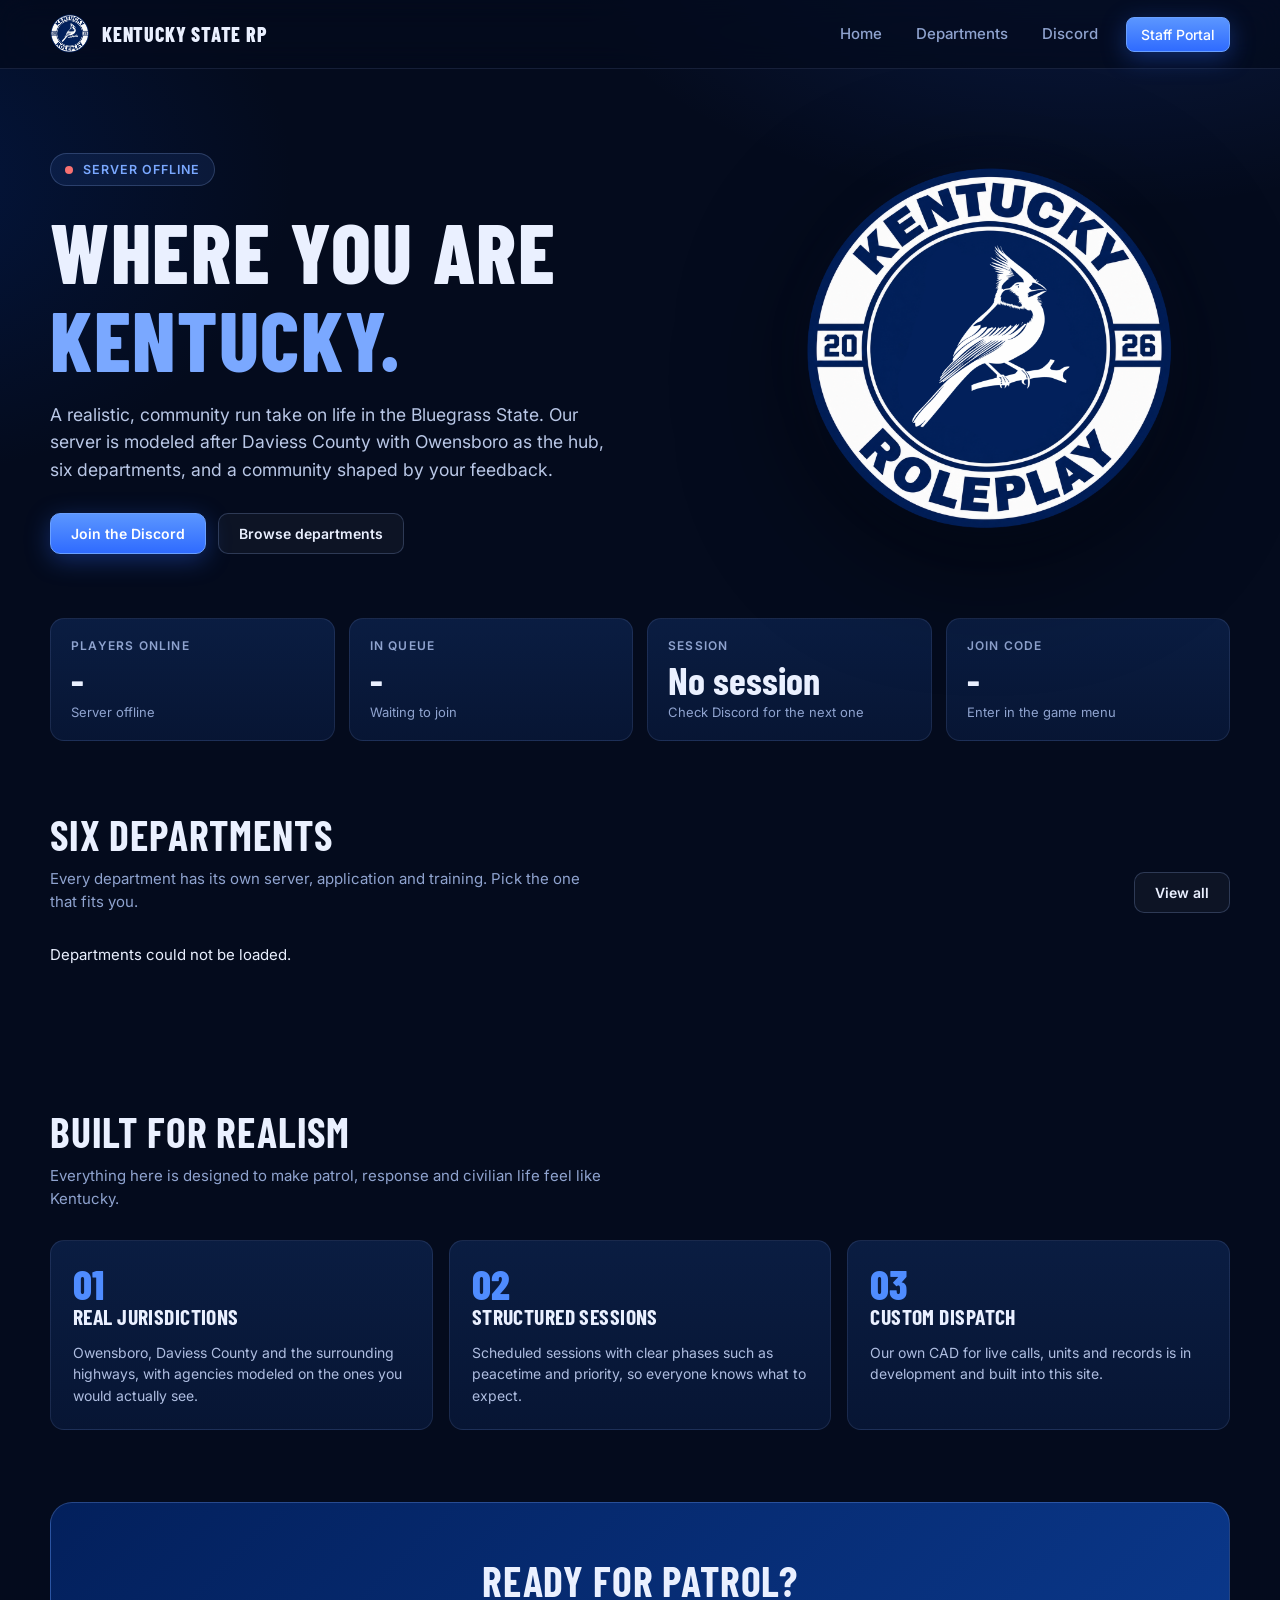
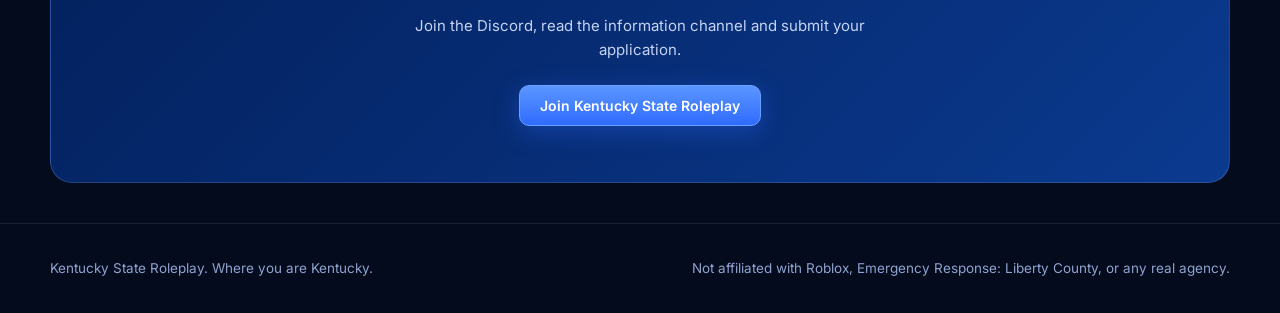
<file: index.html>
<!doctype html><html lang="en"><head><meta charset="utf-8"><meta name="viewport" content="width=device-width, initial-scale=1"><link rel="icon" href="/logo.png"><link rel="preconnect" href="https://fonts.googleapis.com"><link rel="preconnect" href="https://fonts.gstatic.com" crossorigin><link href="https://fonts.googleapis.com/css2?family=Barlow+Condensed:wght@600;700;800&family=Inter:wght@400;500;600;700&family=JetBrains+Mono:wght@500&display=swap" rel="stylesheet"><link rel="stylesheet" href="/site.css"><title>Kentucky State Roleplay</title><meta name="description" content="Kentucky State Roleplay is a realistic Emergency Response: Liberty County community modeled after Daviess County, Kentucky."></head><body>
<header class="site-header"><div class="wrap nav"><a class="brand" href="/"><img src="/logo.png" alt=""><span>Kentucky State RP</span></a><nav class="nav-links"><a href="/">Home</a><a href="/departments">Departments</a><a href="https://discord.gg/kenrp" target="_blank" rel="noopener">Discord</a><a class="btn primary" href="/portal">Staff Portal</a></nav></div></header>
<main>
<section class="hero"><div class="wrap hero-grid">
  <div>
    <span class="eyebrow"><i class="dot live" data-live></i><span data-live-text>Checking server</span></span>
    <h1>Where you are <em>Kentucky.</em></h1>
    <p class="lead">A realistic, community run take on life in the Bluegrass State. Our server is modeled after Daviess County with Owensboro as the hub, six departments, and a community shaped by your feedback.</p>
    <div class="hero-cta"><a class="btn primary" href="https://discord.gg/kenrp" target="_blank" rel="noopener">Join the Discord</a><a class="btn" href="/departments">Browse departments</a></div>
  </div>
  <div class="hero-art"><img src="/logo.png" alt="Kentucky Roleplay 2026 seal"></div>
</div></section>

<section class="wrap"><div class="stats">
  <div class="card stat"><div class="label">Players online</div><div class="value" data-stat="players">-</div><div class="sub" data-stat="max">&nbsp;</div></div>
  <div class="card stat"><div class="label">In queue</div><div class="value" data-stat="queue">-</div><div class="sub">Waiting to join</div></div>
  <div class="card stat"><div class="label">Session</div><div class="value" data-stat="session">-</div><div class="sub" data-stat="sessionTitle">&nbsp;</div></div>
  <div class="card stat"><div class="label">Join code</div><div class="value mono" data-stat="code">-</div><div class="sub">Enter in the game menu</div></div>
</div></section>

<section class="block"><div class="wrap">
  <div class="section-head"><div><h2>Six departments</h2><p>Every department has its own server, application and training. Pick the one that fits you.</p></div><a class="btn" href="/departments">View all</a></div>
  <div class="grid-3" id="departments"><div class="loading">Loading departments...</div></div>
</div></section>

<section class="block"><div class="wrap">
  <div class="section-head"><div><h2>Built for realism</h2><p>Everything here is designed to make patrol, response and civilian life feel like Kentucky.</p></div></div>
  <div class="grid-3">
    <div class="card feature"><div class="num">01</div><h3>Real jurisdictions</h3><p>Owensboro, Daviess County and the surrounding highways, with agencies modeled on the ones you would actually see.</p></div>
    <div class="card feature"><div class="num">02</div><h3>Structured sessions</h3><p>Scheduled sessions with clear phases such as peacetime and priority, so everyone knows what to expect.</p></div>
    <div class="card feature"><div class="num">03</div><h3>Custom dispatch</h3><p>Our own CAD for live calls, units and records is in development and built into this site.</p></div>
  </div>
</div></section>

<section class="wrap"><div class="cta-band"><h2>Ready for patrol?</h2><p>Join the Discord, read the information channel and submit your application.</p><a class="btn primary" href="https://discord.gg/kenrp" target="_blank" rel="noopener">Join Kentucky State Roleplay</a></div></section>
</main>
<footer class="site-footer"><div class="wrap row"><span>Kentucky State Roleplay. Where you are Kentucky.</span><span>Not affiliated with Roblox, Emergency Response: Liberty County, or any real agency.</span></div></footer>
<script src="/config.js"></script><script src="/site.js"></script></body></html>
</file>
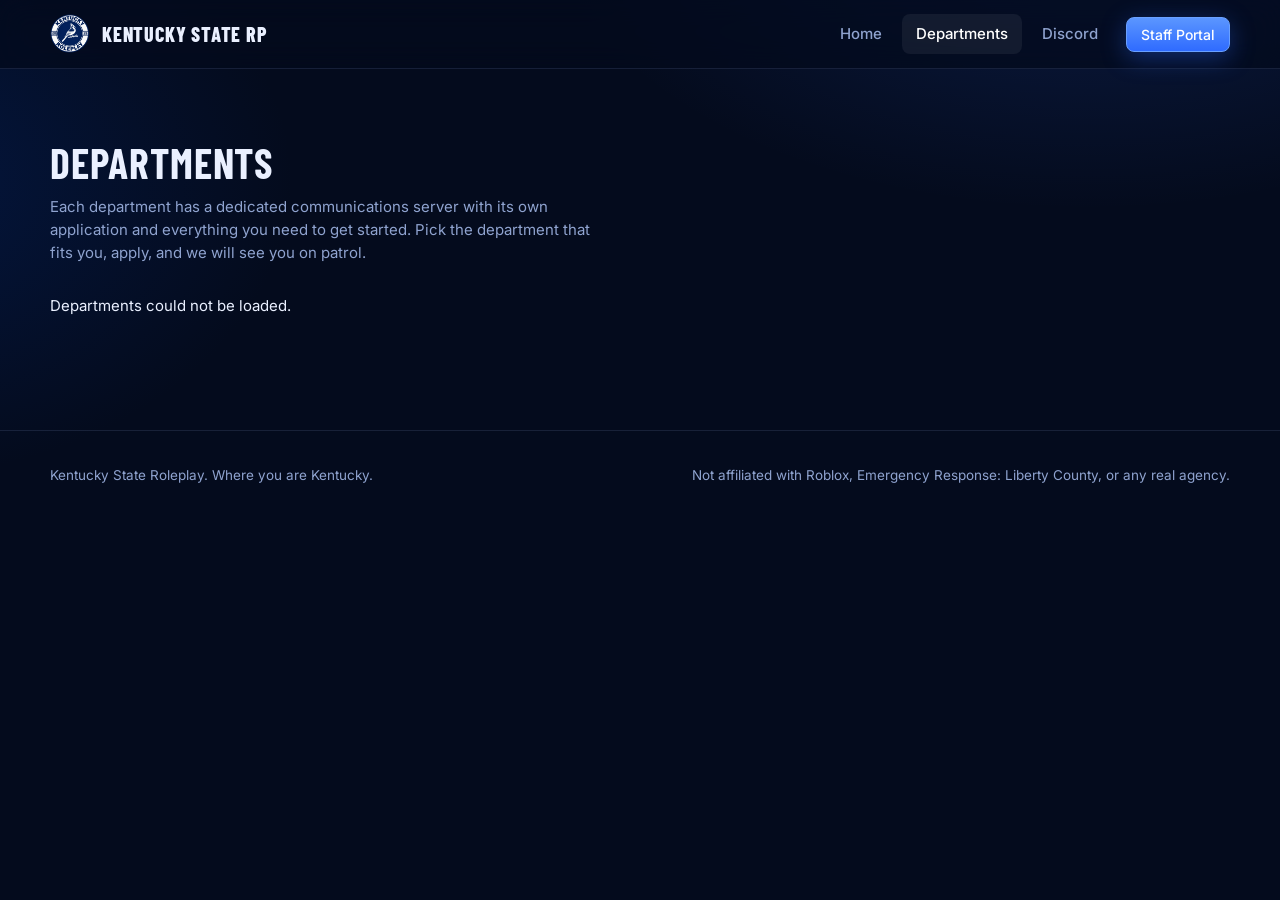
<file: departments.html>
<!doctype html><html lang="en"><head><meta charset="utf-8"><meta name="viewport" content="width=device-width, initial-scale=1"><link rel="icon" href="/logo.png"><link rel="preconnect" href="https://fonts.googleapis.com"><link rel="preconnect" href="https://fonts.gstatic.com" crossorigin><link href="https://fonts.googleapis.com/css2?family=Barlow+Condensed:wght@600;700;800&family=Inter:wght@400;500;600;700&family=JetBrains+Mono:wght@500&display=swap" rel="stylesheet"><link rel="stylesheet" href="/site.css"><title>Departments - Kentucky State Roleplay</title></head><body>
<header class="site-header"><div class="wrap nav"><a class="brand" href="/"><img src="/logo.png" alt=""><span>Kentucky State RP</span></a><nav class="nav-links"><a href="/">Home</a><a href="/departments">Departments</a><a href="https://discord.gg/kenrp" target="_blank" rel="noopener">Discord</a><a class="btn primary" href="/portal">Staff Portal</a></nav></div></header>
<main><section class="block"><div class="wrap">
  <div class="section-head"><div><h2>Departments</h2><p>Each department has a dedicated communications server with its own application and everything you need to get started. Pick the department that fits you, apply, and we will see you on patrol.</p></div></div>
  <div class="grid-3" id="departments"><div class="loading">Loading departments...</div></div>
</div></section></main>
<footer class="site-footer"><div class="wrap row"><span>Kentucky State Roleplay. Where you are Kentucky.</span><span>Not affiliated with Roblox, Emergency Response: Liberty County, or any real agency.</span></div></footer>
<script src="/config.js"></script><script src="/site.js"></script></body></html>
</file>
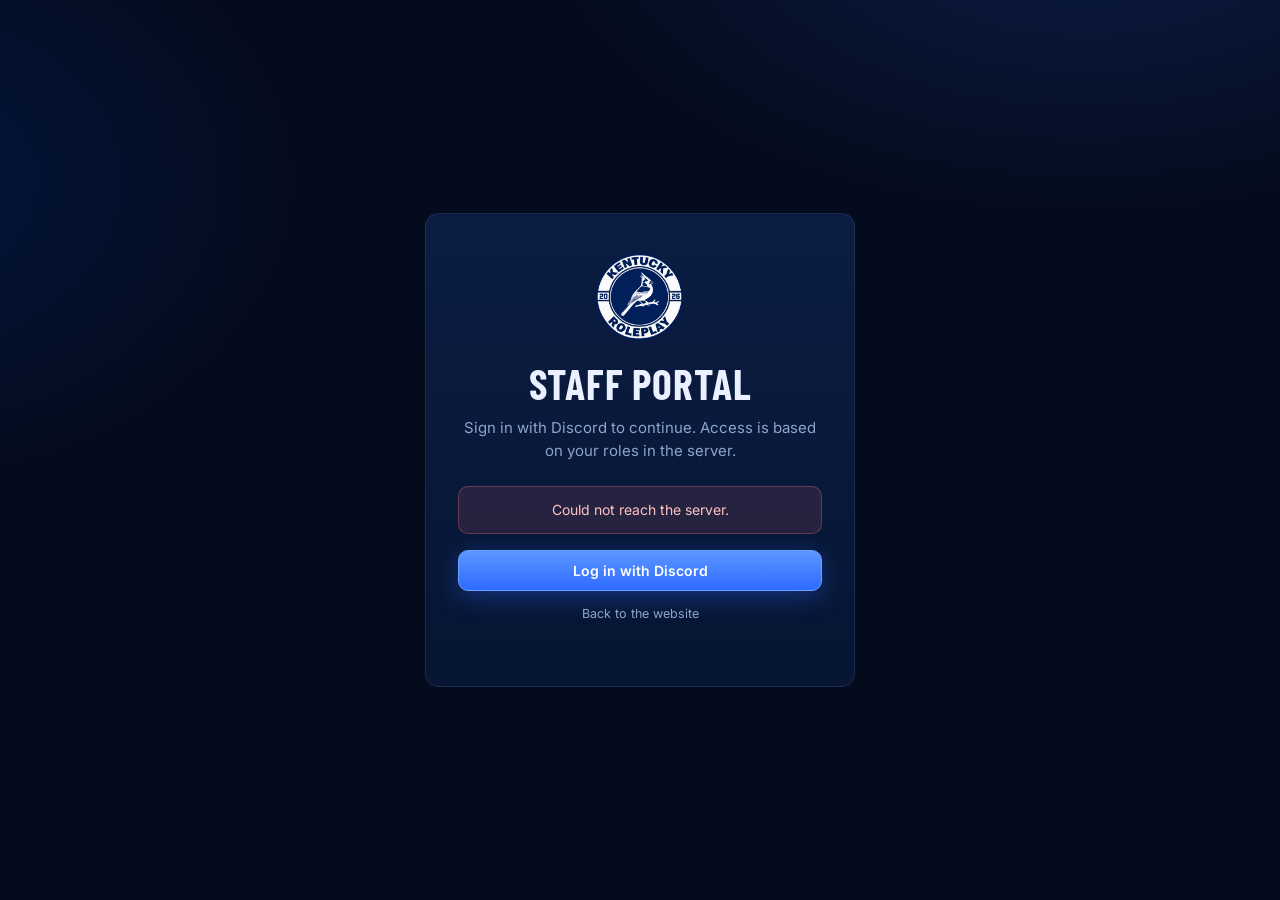
<file: portal.html>
<!doctype html><html lang="en"><head><meta charset="utf-8"><meta name="viewport" content="width=device-width, initial-scale=1"><link rel="icon" href="/logo.png"><link rel="preconnect" href="https://fonts.googleapis.com"><link rel="preconnect" href="https://fonts.gstatic.com" crossorigin><link href="https://fonts.googleapis.com/css2?family=Barlow+Condensed:wght@600;700;800&family=Inter:wght@400;500;600;700&family=JetBrains+Mono:wght@500&display=swap" rel="stylesheet"><link rel="stylesheet" href="/site.css"><link rel="stylesheet" href="/cadportal.css"><title>Staff Portal - Kentucky State Roleplay</title><meta name="robots" content="noindex"></head><body>
<div id="app"><div class="loading">Loading portal...</div></div><div class="toasts" id="toasts"></div>
<script src="/config.js"></script><script src="/portal.js"></script><script src="/cadportal.js"></script></body></html>
</file>
<file: site.css>
/* Kentucky State Roleplay site + portal. Navy palette from the server logo. */
:root {
  --bg: #040b1d;
  --bg-2: #071533;
  --surface: #0a1c42;
  --surface-2: #0f2858;
  --navy: #03205c;
  --line: rgba(160, 190, 255, 0.12);
  --line-strong: rgba(160, 190, 255, 0.22);
  --text: #eaf0ff;
  --muted: #8fa3cf;
  --accent: #4f8cff;
  --accent-2: #7aa8ff;
  --ok: #34d399;
  --warn: #fbbf24;
  --bad: #f87171;
  --radius: 14px;
  --font: 'Inter', system-ui, -apple-system, 'Segoe UI', Roboto, sans-serif;
  --display: 'Barlow Condensed', 'Inter', system-ui, sans-serif;
  --mono: 'JetBrains Mono', ui-monospace, 'SFMono-Regular', Menlo, monospace;
}
* { box-sizing: border-box; }
html { scroll-behavior: smooth; }
body {
  margin: 0; min-height: 100vh; background: var(--bg); color: var(--text);
  font-family: var(--font); font-size: 15px; line-height: 1.55; -webkit-font-smoothing: antialiased;
  background-image:
    radial-gradient(900px 500px at 85% -10%, rgba(47, 107, 255, 0.18), transparent 60%),
    radial-gradient(700px 500px at -10% 20%, rgba(3, 32, 92, 0.55), transparent 60%);
  background-attachment: fixed;
}
a { color: var(--accent-2); text-decoration: none; }
a:hover { color: #fff; }
img { max-width: 100%; display: block; }
h1, h2, h3 { margin: 0; font-family: var(--display); text-transform: uppercase; letter-spacing: 0.02em; line-height: 1.05; }
h1 { font-size: clamp(2.8rem, 7vw, 5.2rem); font-weight: 800; }
h2 { font-size: clamp(1.9rem, 3.5vw, 2.6rem); font-weight: 700; }
h3 { font-size: 1.35rem; font-weight: 700; }
p { margin: 0; }
.wrap { width: min(1180px, 100% - 40px); margin-inline: auto; }
.muted { color: var(--muted); }
.mono { font-family: var(--mono); }
.hidden { display: none !important; }

/* ---------- buttons ---------- */
.btn {
  display: inline-flex; align-items: center; justify-content: center; gap: 8px;
  padding: 11px 20px; border-radius: 10px; border: 1px solid var(--line-strong);
  background: rgba(255, 255, 255, 0.04); color: var(--text); font: 600 14px var(--font);
  cursor: pointer; transition: transform 0.12s, background 0.15s, border-color 0.15s;
}
.btn:hover { background: rgba(255, 255, 255, 0.09); color: #fff; transform: translateY(-1px); }
.btn:disabled { opacity: 0.5; cursor: not-allowed; transform: none; }
.btn.primary { background: linear-gradient(180deg, #5b96ff, #2f6bff); border-color: #6aa0ff; color: #fff; box-shadow: 0 6px 24px rgba(47, 107, 255, 0.35); }
.btn.primary:hover { background: linear-gradient(180deg, #6ea1ff, #3a76ff); }
.btn.danger { background: rgba(248, 113, 113, 0.12); border-color: rgba(248, 113, 113, 0.4); color: #ffb4b4; }
.btn.danger:hover { background: rgba(248, 113, 113, 0.22); }
.btn.small { padding: 6px 12px; font-size: 12.5px; border-radius: 8px; }
.btn.block { width: 100%; }

/* ---------- site header ---------- */
.site-header { position: sticky; top: 0; z-index: 40; backdrop-filter: blur(14px); background: rgba(4, 11, 29, 0.72); border-bottom: 1px solid var(--line); }
.nav { display: flex; align-items: center; justify-content: space-between; height: 68px; gap: 20px; }
.brand { display: flex; align-items: center; gap: 12px; color: var(--text); }
.brand img { width: 40px; height: 40px; }
.brand span { font-family: var(--display); font-weight: 800; font-size: 1.25rem; letter-spacing: 0.04em; text-transform: uppercase; }
.nav-links { display: flex; align-items: center; gap: 6px; }
.nav-links a { padding: 8px 14px; border-radius: 8px; color: var(--muted); font-weight: 500; }
.nav-links a:hover, .nav-links a.active { color: #fff; background: rgba(255, 255, 255, 0.06); }
.nav-links .btn { margin-left: 8px; color: #fff; }

/* ---------- hero ---------- */
.hero { padding: 84px 0 56px; }
.hero-grid { display: grid; grid-template-columns: 1.15fr 0.85fr; gap: 56px; align-items: center; }
.eyebrow { display: inline-flex; align-items: center; gap: 10px; padding: 6px 14px; border-radius: 999px; border: 1px solid var(--line-strong); background: rgba(79, 140, 255, 0.1); color: var(--accent-2); font-size: 12.5px; font-weight: 600; letter-spacing: 0.08em; text-transform: uppercase; }
.dot { width: 8px; height: 8px; border-radius: 50%; background: var(--muted); }
.dot.live { background: var(--ok); box-shadow: 0 0 0 4px rgba(52, 211, 153, 0.18); animation: pulse 2s infinite; }
.dot.off { background: var(--bad); }
@keyframes pulse { 50% { box-shadow: 0 0 0 8px rgba(52, 211, 153, 0); } }
.hero h1 { margin: 22px 0 18px; }
.hero h1 em { font-style: normal; color: var(--accent-2); }
.hero p.lead { max-width: 560px; font-size: 1.1rem; color: #b9c7e6; }
.hero-cta { display: flex; flex-wrap: wrap; gap: 12px; margin-top: 30px; }
.hero-art { position: relative; display: grid; place-items: center; }
.hero-art::before { content: ''; position: absolute; width: 78%; aspect-ratio: 1; border-radius: 50%; background: radial-gradient(circle, rgba(47, 107, 255, 0.45), transparent 68%); filter: blur(30px); }
.hero-art img { position: relative; width: min(380px, 80%); filter: drop-shadow(0 30px 60px rgba(0, 0, 0, 0.55)); }

/* ---------- cards ---------- */
.card { background: linear-gradient(180deg, rgba(15, 40, 88, 0.62), rgba(10, 28, 66, 0.62)); border: 1px solid var(--line); border-radius: var(--radius); padding: 22px; }
.card.flat { background: var(--surface); }
.stats { display: grid; grid-template-columns: repeat(4, 1fr); gap: 14px; margin-top: 8px; }
.stat { padding: 18px 20px; }
.stat .label { color: var(--muted); font-size: 12px; font-weight: 600; letter-spacing: 0.1em; text-transform: uppercase; }
.stat .value { font-family: var(--display); font-weight: 700; font-size: 2.4rem; line-height: 1.1; margin-top: 4px; }
.stat .sub { color: var(--muted); font-size: 13px; }

section.block { padding: 72px 0; }
.section-head { display: flex; align-items: end; justify-content: space-between; gap: 20px; margin-bottom: 30px; }
.section-head p { color: var(--muted); max-width: 560px; margin-top: 10px; }
.grid-3 { display: grid; grid-template-columns: repeat(3, 1fr); gap: 16px; }
.dept { display: flex; flex-direction: column; gap: 14px; transition: transform 0.15s, border-color 0.15s; }
.dept:hover { transform: translateY(-3px); border-color: var(--line-strong); }
.dept img { width: 64px; height: 64px; border-radius: 12px; object-fit: cover; background: var(--navy); }
.dept p { color: #aebde0; font-size: 14px; flex: 1; }
.feature .num { font-family: var(--display); font-size: 2.6rem; font-weight: 800; color: var(--accent); line-height: 1; }
.feature p { color: #aebde0; margin-top: 8px; font-size: 14px; }
.cta-band { text-align: center; padding: 56px 24px; background: linear-gradient(135deg, var(--navy), #0b3a8f); border: 1px solid var(--line-strong); border-radius: 22px; }
.cta-band p { color: #c6d4f2; margin: 12px auto 24px; max-width: 520px; }
.site-footer { border-top: 1px solid var(--line); padding: 34px 0; color: var(--muted); font-size: 13.5px; margin-top: 40px; }
.site-footer .row { display: flex; justify-content: space-between; gap: 16px; flex-wrap: wrap; }

/* ---------- forms ---------- */
label.field { display: block; margin-bottom: 14px; }
label.field > span { display: block; margin-bottom: 6px; color: var(--muted); font-size: 12px; font-weight: 600; letter-spacing: 0.08em; text-transform: uppercase; }
input, select, textarea {
  width: 100%; padding: 10px 12px; border-radius: 10px; border: 1px solid var(--line-strong);
  background: rgba(4, 11, 29, 0.7); color: var(--text); font: 14px var(--font); outline: none;
}
input:focus, select:focus, textarea:focus { border-color: var(--accent); box-shadow: 0 0 0 3px rgba(79, 140, 255, 0.2); }
textarea { min-height: 96px; resize: vertical; }
select option { background: var(--bg-2); }
.check { display: flex; align-items: center; gap: 10px; margin: 6px 0 16px; color: #c6d4f2; cursor: pointer; }
.check input { width: 17px; height: 17px; accent-color: var(--accent); }
.row { display: flex; gap: 12px; flex-wrap: wrap; align-items: center; }
.row.end { justify-content: flex-end; }
.hint { color: var(--muted); font-size: 12.5px; }

/* ---------- badges + tables ---------- */
.badge { display: inline-flex; align-items: center; gap: 6px; padding: 3px 10px; border-radius: 999px; font-size: 12px; font-weight: 600; background: rgba(255, 255, 255, 0.07); color: #c6d4f2; }
.badge.ok { background: rgba(52, 211, 153, 0.14); color: #6ee7b7; }
.badge.warn { background: rgba(251, 191, 36, 0.14); color: #fcd34d; }
.badge.bad { background: rgba(248, 113, 113, 0.14); color: #fca5a5; }
.badge.blue { background: rgba(79, 140, 255, 0.16); color: #9dc0ff; }
.table-wrap { overflow-x: auto; border: 1px solid var(--line); border-radius: var(--radius); background: rgba(10, 28, 66, 0.45); }
table { width: 100%; border-collapse: collapse; font-size: 14px; }
th { text-align: left; padding: 12px 16px; color: var(--muted); font-size: 11.5px; font-weight: 600; letter-spacing: 0.1em; text-transform: uppercase; border-bottom: 1px solid var(--line); white-space: nowrap; }
td { padding: 12px 16px; border-bottom: 1px solid var(--line); vertical-align: top; }
tr:last-child td { border-bottom: 0; }
tbody tr:hover td { background: rgba(255, 255, 255, 0.025); }
.empty { padding: 36px; text-align: center; color: var(--muted); }

/* ---------- portal ---------- */
.portal { display: grid; grid-template-columns: 252px 1fr; min-height: 100vh; }
.side { position: sticky; top: 0; height: 100vh; display: flex; flex-direction: column; padding: 18px 14px; border-right: 1px solid var(--line); background: rgba(4, 11, 29, 0.85); backdrop-filter: blur(10px); }
.side .brand { padding: 6px 10px 18px; }
.side .brand img { width: 34px; height: 34px; }
.side .brand span { font-size: 1.05rem; }
.side nav { display: flex; flex-direction: column; gap: 2px; flex: 1; }
.side .group { margin: 14px 10px 6px; color: var(--muted); font-size: 11px; font-weight: 700; letter-spacing: 0.14em; text-transform: uppercase; }
.side nav a { display: flex; align-items: center; gap: 10px; padding: 9px 12px; border-radius: 9px; color: #b6c4e6; font-weight: 500; }
.side nav a:hover { background: rgba(255, 255, 255, 0.05); color: #fff; }
.side nav a.active { background: rgba(79, 140, 255, 0.16); color: #fff; box-shadow: inset 2px 0 0 var(--accent); }
.side nav svg { width: 17px; height: 17px; flex: none; opacity: 0.85; }
.userchip { display: flex; align-items: center; gap: 10px; padding: 10px; border-radius: 12px; background: rgba(255, 255, 255, 0.04); border: 1px solid var(--line); }
.userchip img, .userchip .ph { width: 34px; height: 34px; border-radius: 50%; background: var(--navy); object-fit: cover; flex: none; }
.userchip .who { flex: 1; min-width: 0; line-height: 1.25; }
.userchip .who b { display: block; font-size: 13.5px; overflow: hidden; text-overflow: ellipsis; white-space: nowrap; }
.userchip .who small { color: var(--muted); font-size: 11.5px; text-transform: capitalize; }
.main { padding: 30px 36px 60px; min-width: 0; }
.page-head { display: flex; align-items: end; justify-content: space-between; gap: 16px; margin-bottom: 24px; flex-wrap: wrap; }
.page-head h2 { font-size: 2.3rem; }
.page-head p { color: var(--muted); margin-top: 6px; }
.cols { display: grid; grid-template-columns: repeat(2, 1fr); gap: 16px; }
.cols.three { grid-template-columns: repeat(3, 1fr); }
.stack > * + *, .main > div > * + * { margin-top: 16px; }
.card h3 { margin-bottom: 14px; }
.kv { display: grid; grid-template-columns: 130px 1fr; gap: 8px 14px; font-size: 14px; }
.kv dt { color: var(--muted); }
.kv dd { margin: 0; }
.feed { list-style: none; margin: 0; padding: 0; }
.feed li { padding: 11px 0; border-bottom: 1px solid var(--line); font-size: 13.5px; }
.feed li:last-child { border: 0; }
.feed small { display: block; color: var(--muted); }
.tabs { display: flex; gap: 4px; padding: 4px; border-radius: 11px; background: rgba(255, 255, 255, 0.04); border: 1px solid var(--line); width: fit-content; margin-bottom: 18px; flex-wrap: wrap; }
.tabs button { padding: 7px 16px; border: 0; border-radius: 8px; background: none; color: var(--muted); font: 600 13.5px var(--font); cursor: pointer; }
.tabs button.active { background: rgba(79, 140, 255, 0.2); color: #fff; }
.results { margin-top: 8px; border: 1px solid var(--line); border-radius: 10px; overflow: hidden; }
.results button { display: flex; width: 100%; justify-content: space-between; align-items: center; padding: 10px 14px; background: rgba(255, 255, 255, 0.03); border: 0; border-bottom: 1px solid var(--line); color: var(--text); font: 14px var(--font); cursor: pointer; text-align: left; }
.results button:last-child { border-bottom: 0; }
.results button:hover { background: rgba(79, 140, 255, 0.14); }
.login-screen { min-height: 100vh; display: grid; place-items: center; padding: 24px; }
.login-card { width: min(430px, 100%); text-align: center; padding: 38px 32px; }
.login-card img { width: 92px; margin: 0 auto 18px; }
.login-card p { color: var(--muted); margin: 10px 0 24px; }
.notice { padding: 12px 14px; border-radius: 10px; margin-bottom: 16px; background: rgba(248, 113, 113, 0.12); border: 1px solid rgba(248, 113, 113, 0.3); color: #ffc2c2; font-size: 14px; }
.notice.warn { background: rgba(251, 191, 36, 0.1); border-color: rgba(251, 191, 36, 0.3); color: #fde68a; }

/* ---------- modal + toasts ---------- */
.overlay { position: fixed; inset: 0; z-index: 90; background: rgba(2, 6, 18, 0.72); backdrop-filter: blur(4px); display: grid; place-items: center; padding: 20px; }
.modal { width: min(480px, 100%); background: var(--bg-2); border: 1px solid var(--line-strong); border-radius: 16px; padding: 24px; box-shadow: 0 30px 80px rgba(0, 0, 0, 0.6); }
.modal h3 { margin-bottom: 6px; }
.modal .sub { color: var(--muted); margin-bottom: 16px; }
.toasts { position: fixed; right: 20px; bottom: 20px; z-index: 100; display: flex; flex-direction: column; gap: 10px; }
.toast { min-width: 240px; max-width: 380px; padding: 12px 16px; border-radius: 12px; background: var(--surface-2); border: 1px solid var(--line-strong); box-shadow: 0 12px 40px rgba(0, 0, 0, 0.45); font-size: 14px; animation: rise 0.2s ease; }
.toast.ok { border-color: rgba(52, 211, 153, 0.5); }
.toast.bad { border-color: rgba(248, 113, 113, 0.55); }
@keyframes rise { from { opacity: 0; transform: translateY(8px); } }
.loading { color: var(--muted); padding: 30px; text-align: center; }

@media (max-width: 960px) {
  .hero-grid { grid-template-columns: 1fr; }
  .hero-art { order: -1; }
  .hero-art img { width: 200px; }
  .stats { grid-template-columns: repeat(2, 1fr); }
  .grid-3, .cols, .cols.three { grid-template-columns: 1fr; }
  .nav-links a:not(.btn) { display: none; }
  .portal { grid-template-columns: 1fr; }
  .side { position: static; height: auto; flex-direction: row; flex-wrap: wrap; align-items: center; gap: 8px; border-right: 0; border-bottom: 1px solid var(--line); }
  .side nav { flex-direction: row; flex-wrap: wrap; flex-basis: 100%; order: 3; }
  .side .group { display: none; }
  .main { padding: 22px 16px 50px; }
}
</file>
<file: cadportal.css>
/* CAD pages inside the staff portal. Uses the variables from site.css. */
.cad-grid { align-items: start; }
.cad-grid .card { display: flex; flex-direction: column; gap: 12px; }
.big-timer { font-family: var(--mono); font-size: 2.4rem; letter-spacing: 0.04em; color: #fff; }
.spacer { flex: 1; min-height: 4px; }
.quota-num { font-family: var(--display); font-size: 2rem; font-weight: 700; letter-spacing: 0.02em; }
.bar { height: 8px; border-radius: 99px; background: rgba(255, 255, 255, 0.08); overflow: hidden; min-width: 90px; }
.bar i { display: block; height: 100%; border-radius: 99px; background: linear-gradient(90deg, #4f8cff, #7aa8ff); transition: width 0.4s; }
.bar i.ok { background: linear-gradient(90deg, #34d399, #6ee7b7); }
h3.section { margin: 28px 0 12px; font-size: 1.05rem; }
.hint { color: var(--muted); font-size: 12.5px; }
.link { color: var(--accent-2); text-decoration: underline; text-underline-offset: 3px; }
.badge { white-space: nowrap; }
.row.tight { gap: 6px; flex-wrap: nowrap; }
.row.search { margin-bottom: 18px; }
.row.search input { flex: 1; min-width: 220px; }
.row.pending { padding: 6px 0; border-top: 1px solid var(--line); }
.quota-cell { display: flex; flex-direction: column; gap: 4px; min-width: 120px; }
.kv { display: grid; grid-template-columns: repeat(auto-fit, minmax(150px, 1fr)); gap: 12px; margin-bottom: 12px; }
.kv small { display: block; color: var(--muted); font-size: 11px; letter-spacing: 0.08em; text-transform: uppercase; }
.modal.wide { width: min(900px, 94vw); max-height: 86vh; overflow: auto; }
select { width: 100%; padding: 10px 12px; border-radius: 10px; background: rgba(255, 255, 255, 0.05); border: 1px solid var(--line-strong); color: var(--text); font: inherit; }
select option { background: #0a1c42; color: #fff; }

/* dispatch */
.dispatch { display: grid; grid-template-columns: minmax(0, 1.1fr) minmax(0, 1fr); gap: 24px; align-items: start; }
.call { margin-bottom: 12px; padding: 16px; }
.call p { margin: 6px 0; }
.notes { margin: 6px 0; border-left: 2px solid var(--line-strong); padding-left: 10px; }
.call .row { margin-top: 8px; }

/* map */
.map-layout { display: grid; grid-template-columns: minmax(0, 1fr) 320px; gap: 18px; align-items: start; }
.map-wrap { position: relative; border: 1px solid var(--line-strong); border-radius: var(--radius); overflow: hidden; background: #3f93a8; height: calc(100vh - 190px); min-height: 520px; }
.map-view { position: absolute; inset: 0; overflow: hidden; cursor: grab; touch-action: none; user-select: none; }
.map-view:active { cursor: grabbing; }
.map-view.picking { cursor: crosshair; outline: 2px solid var(--accent); outline-offset: -2px; }
.map-stage { position: absolute; left: 0; top: 0; width: 900px; height: 1144px; transform-origin: 0 0; will-change: transform; }
.map-stage > img { position: absolute; left: 0; top: 0; width: 900px; height: 1144px; pointer-events: none; -webkit-user-drag: none; }
.map-stage > img.jd.hidden { display: none; }
.map-markers { position: absolute; inset: 0; }
.map-zoom { position: absolute; right: 12px; top: 12px; display: flex; gap: 6px; z-index: 5; }
.map-zoom .btn { background: rgba(4, 11, 29, 0.85); }
.map-right { display: flex; flex-direction: column; gap: 14px; }
.map-right .card { padding: 16px; }
.map-right h3 { font-size: 0.95rem; margin-bottom: 10px; }
.mk { position: absolute; transform: translate(-50%, -50%) scale(var(--inv, 1)); background: none; border: 0; padding: 0; display: flex; flex-direction: column; align-items: center; cursor: pointer; font: inherit; color: #fff; }
.mk.player i { width: 13px; height: 13px; border-radius: 50%; border: 2px solid #fff; box-shadow: 0 0 0 1px rgba(0, 0, 0, 0.55), 0 2px 8px rgba(0, 0, 0, 0.6); }
.mk.player.unit i { width: 16px; height: 16px; }
.mk.player.out i { border-color: #ff4d4d; box-shadow: 0 0 0 3px rgba(255, 77, 77, 0.55); animation: pulse 1.4s infinite; }
.mk.sel i { box-shadow: 0 0 0 4px rgba(255, 255, 255, 0.55); }
.mk span { margin-top: 2px; padding: 1px 6px; border-radius: 6px; font-size: 10.5px; font-weight: 700; line-height: 1.35; background: rgba(4, 11, 29, 0.82); white-space: nowrap; }
.mk.call i { width: 24px; height: 24px; border-radius: 6px; display: grid; place-items: center; font-style: normal; font-size: 11px; font-weight: 800; background: #fbbf24; color: #111; border: 2px solid #fff; box-shadow: 0 2px 10px rgba(0, 0, 0, 0.6); }
.mk.call.p3 i { background: #f87171; animation: pulse 1.2s infinite; }
.mk.call.p1 i { background: #7aa8ff; }
.mk.cal i { width: 20px; height: 20px; border-radius: 50%; display: grid; place-items: center; background: #fff; color: #03205c; font-weight: 800; font-style: normal; }
@keyframes pulse { 0% { box-shadow: 0 0 0 0 rgba(255, 77, 77, 0.7); } 70% { box-shadow: 0 0 0 12px rgba(255, 77, 77, 0); } 100% { box-shadow: 0 0 0 0 rgba(255, 77, 77, 0); } }
.toggles { display: flex; flex-wrap: wrap; gap: 6px 14px; }
.tg span { white-space: nowrap; }
.tg { display: inline-flex; align-items: center; gap: 6px; font-size: 13px; cursor: pointer; }
.dot { width: 10px; height: 10px; border-radius: 50%; display: inline-block; flex: none; }
.list { display: flex; flex-direction: column; max-height: 300px; overflow: auto; }
.list-item { display: flex; align-items: center; gap: 8px; width: 100%; padding: 7px 4px; background: none; border: 0; border-bottom: 1px solid var(--line); color: var(--text); font: inherit; text-align: left; cursor: pointer; }
.list-item:hover { background: rgba(255, 255, 255, 0.05); }
.list-item small { margin-left: auto; color: var(--muted); }

@media (max-width: 1100px) {
  .map-layout, .dispatch { grid-template-columns: 1fr; }
  .map-wrap { height: 70vh; }
}

.table-wrap + .row { margin-top: 10px; }
.table-wrap + .table-wrap { margin-top: 14px; }
</file>
